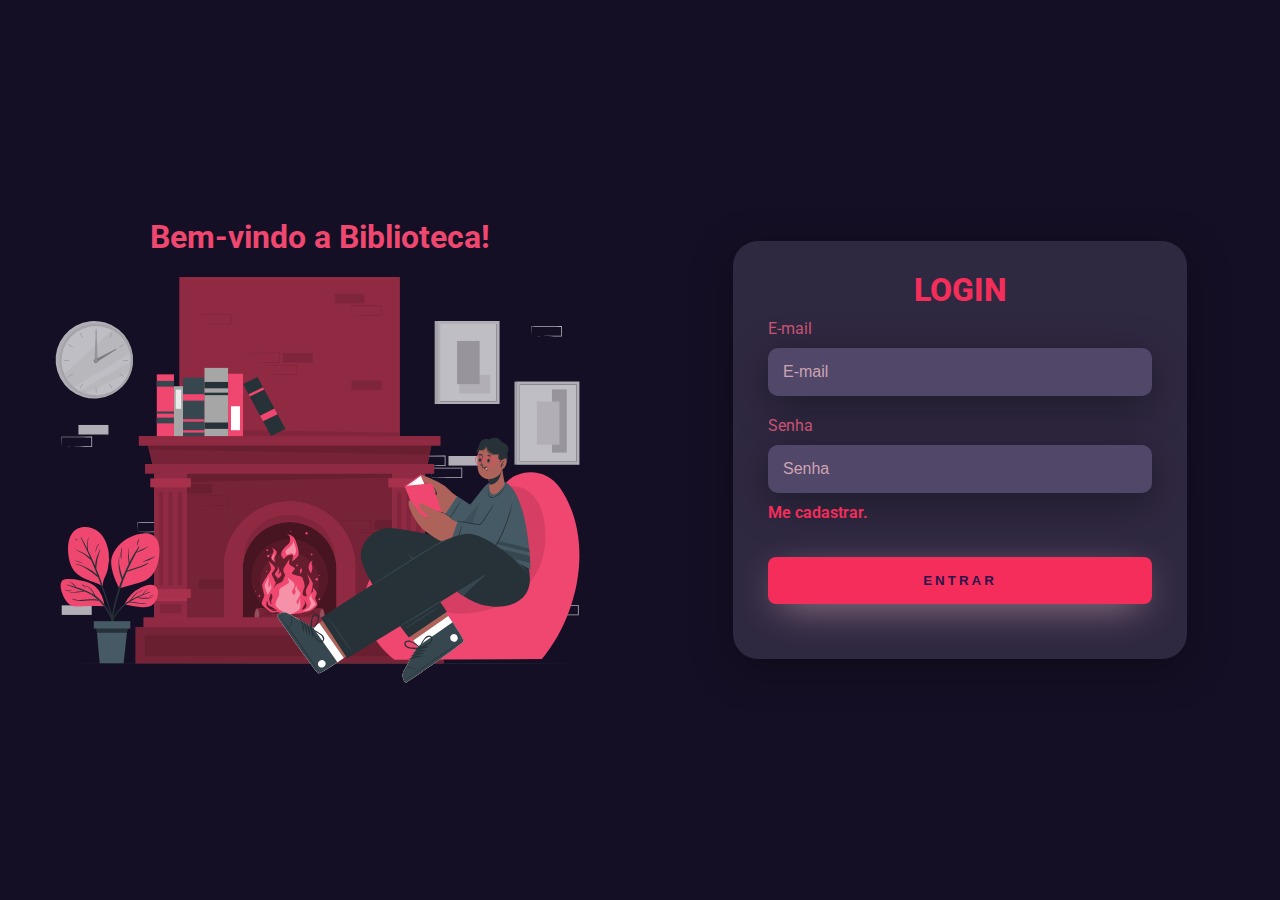
<file: index.html>
<!DOCTYPE html>
<html lang="en">
<head>
    <meta charset="UTF-8">
    <meta http-equiv="X-UA-Compatible" content="IE=edge">
    <meta name="viewport" content="width=device-width, initial-scale=1.0">
    <title>Login</title>
    <link rel="stylesheet" href="./styles/style.css">
    
</head>
<body>
    <div class="login">
       <div class="left">
        <h1>
            Bem-vindo a Biblioteca! 
        </h1>
        <img src="./images/fireplace-animate.svg" alt="fireplace-animate">
       </div>

       <div class="right">
        <div class="card">
            <h1>LOGIN</h1>
            <div class="textfield">
                <label for="email">E-mail</label>
                <input type="text" name="email" placeholder="E-mail">
            </div>
            <div class="textfield">
                <label for="senha">Senha</label>
                <input type="password" name="senha" placeholder="Senha">
                <a href="./cadastrar.html">Me cadastrar.</a>
            </div>
            <button onclick="window.location.href='home.html'" class="btn-login">Entrar</button>
        </div>
       </div>
    </div>
    

    <script src="./code/script.js"></script>
</body>
</html>
</file>
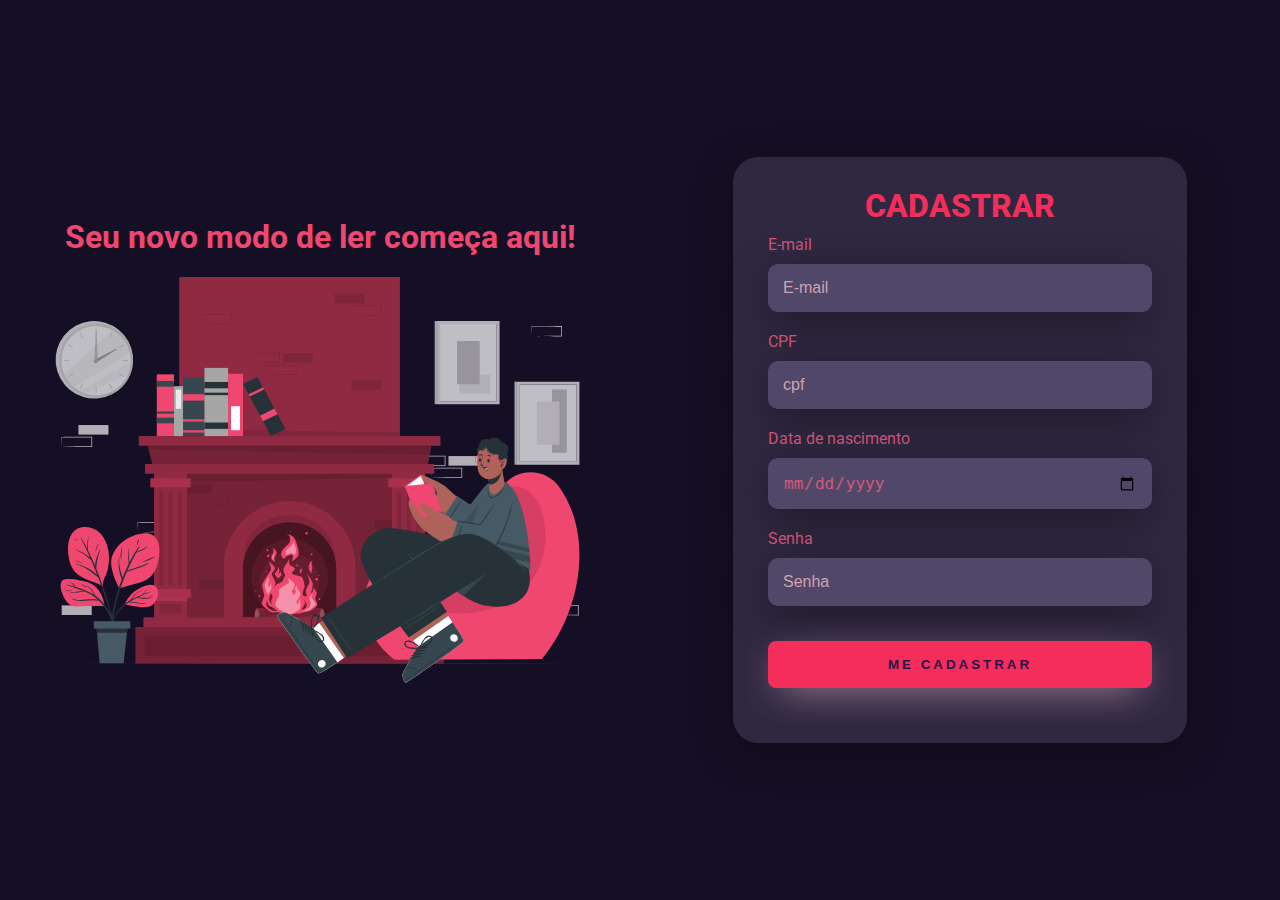
<file: cadastrar.html>
<!DOCTYPE html>
<html lang="en">
<head>
    <meta charset="UTF-8">
    <meta http-equiv="X-UA-Compatible" content="IE=edge">
    <meta name="viewport" content="width=device-width, initial-scale=1.0">
    <title>Cadastrar</title>
    <link rel="stylesheet" href="./styles/style.css">
    
</head>
<body>
    <div class="login">
       <div class="left">
        <h1>
            Seu novo modo de ler começa aqui! 
        </h1>
        <img src="./images/fireplace-animate.svg" alt="fireplace-animate">
       </div>

       <div class="right">
        <div class="card">
            <h1>CADASTRAR</h1>
            <div class="textfield">
                <label for="email">E-mail</label>
                <input type="text" name="email" placeholder="E-mail">
            </div>
            <div class="textfield">
                <label for="cpf">CPF</label>
                <input oninput="mascara(this)" maxlength="11" id="cpf" type="text" name="cpf" placeholder="cpf">
            </div>
            <div class="textfield">
                <label for="email">Data de nascimento</label>
                <input type="date" name="nascimento" placeholder="Ex.: 01/09/1998">
            </div>
            <div class="textfield">
                <label for="senha">Senha</label>
                <input type="password" name="senha" placeholder="Senha">
            </div>
            <button onclick="window.location.href='home.html'" class="btn-login">Me cadastrar</button>
        </div>
       </div>
    </div>
    

    <script src="./code/script.js"></script>
</body>
</html>
</file>
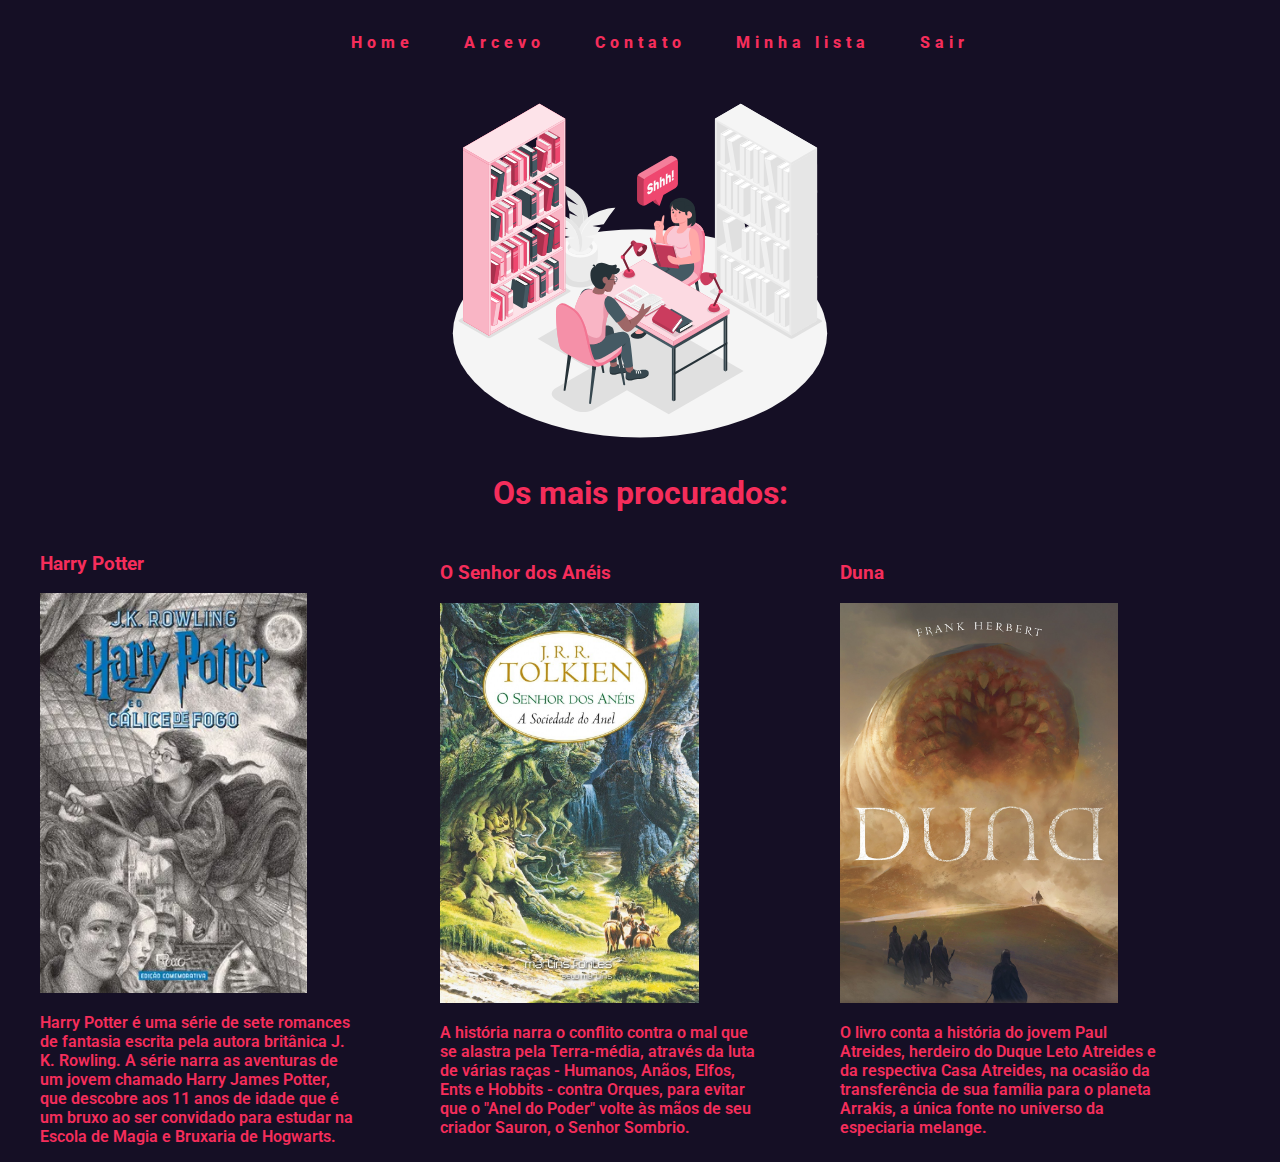
<file: home.html>
<!DOCTYPE html>
<html lang="en">
<head>
    <meta charset="UTF-8">
    <meta http-equiv="X-UA-Compatible" content="IE=edge">
    <meta name="viewport" content="width=], initial-scale=1.0">
    <title>Home</title>
    <link rel="stylesheet" href="./styles/home.css">
</head>
<body>
    <div class="home">
       <div>
        <nav class="menu">
            <ul>
                <li><a href="#">Home</a></li>
                <li><a href="#">Arcevo</a></li>
                <li><a href="#">Contato</a></li>
                <li><a href="#">Minha lista</a></li>
                <li><a href="#">Sair</a></li>
            </ul>
        </nav>
       </div>
       <img src="./images/home.svg" alt="">

       <div>
           <h1>Os mais procurados: </h1>
       </div>

       <div class="lista-procurados">
            <div>
            <h3>Harry Potter</h3>
            <img src="./images/hp.webp" alt="">
            <p>Harry Potter é uma série de sete romances de fantasia escrita pela autora britânica J. K. Rowling. A série narra as aventuras de um jovem chamado Harry James Potter, que descobre aos 11 anos de idade que é um bruxo ao ser convidado para estudar na Escola de Magia e Bruxaria de Hogwarts.</p>
           </div>

           <div>
            <h3>O Senhor dos Anéis</h3>
            <img src="./images/senhor-dos-aneis.jpg" alt="">
            <p>
                A história narra o conflito contra o mal que se alastra pela Terra-média, através da luta de várias raças - Humanos, Anãos, Elfos, Ents e Hobbits - contra Orques, para evitar que o "Anel do Poder" volte às mãos de seu criador Sauron, o Senhor Sombrio.</p>
           </div>

           <div>
            <h3>Duna</h3>
            <img src="./images/duna.jpg" alt="">
            <p>
                O livro conta a história do jovem Paul Atreides, herdeiro do Duque Leto Atreides e da respectiva Casa Atreides, na ocasião da transferência de sua família para o planeta Arrakis, a única fonte no universo da especiaria melange.</p>
           </div>
       </div>
       
    </div>
    
</body>
</html>
</file>
<file: styles/style.css>
@import url('https://fonts.googleapis.com/css2?family=Roboto:wght@100&display=swap');

body {
    margin: 0;
    font-family: 'Roboto', sans-serif;
}

.login {
    width: 100vw;
    height: 100vh;
    background: #150f25;
    display: flex;
    justify-content: center;
    align-items: center;
}

.left {
    width: 50vw;
    height: 50vh;
    display: flex;
    justify-content: center;
    align-items: center;
    flex-direction: column;
}

.left > h1 {
    color: rgb(239, 71, 111);
}

.right {
    width: 50vw;
    height: 50vh;
    display: flex;
    justify-content: center;
    align-items: center;
}

.card {
    width: 60%;
    display: flex;
    justify-content: center;
    align-items: center;
    flex-direction: column;
    padding: 30px 35px;
    background: #2f2841;
    border-radius: 25px;
    box-shadow: 0px 10px 40px #00000056;
}

.card > h1 {
    color: #f52d5b;
    font-weight: 800;
    margin: 0;
}

.textfield {
    width: 100%;
    display: flex;
    flex-direction: column;
    align-items: flex-start;
    justify-content: center;
    margin: 10px 0px;
}

.textfield > input {
    width: 100%;
    border: none;
    border-radius: 10px;
    padding: 15px;
    background: #514869;
    color: #eb5e7fda;
    font-size: 12pt;
    box-shadow: 0px 10px 40px #00000056;
    outline: none;
    box-sizing: border-box;
}

.textfield > label {
    color: #eb5e7fda;
    margin-bottom: 10px;
}

.textfield > input::placeholder {
    color: #e6b6c1da;
}

.textfield > a {
    color: #f52d5b;
    text-decoration: none;
    margin: 10px 0px 0px 0px;
    font-weight: 600;
}

.btn-login {
    width: 100%;
    padding: 16px 0px;
    margin: 25px;
    border: none;
    border-radius: 8px;
    outline: none;
    text-transform: uppercase;
    font-weight: 800;
    letter-spacing: 3px;
    color: #2b134b;
    background: #f52d5b;
    cursor: pointer;
    box-shadow: 0px 10px 40px -12px #e6b6c1da;
}
</file>
<file: styles/home.css>
@import url('https://fonts.googleapis.com/css2?family=Roboto:wght@100&display=swap');

body {
    margin: 0;
    font-family: 'Roboto', sans-serif;
    width: 100%;
    height: 100%;
}

.home {
    width: 100%;
    height: 100%;
    background: #150f25;
    display: flex;
    flex-direction: column;
    align-items: center;

}

.home > img {
    width: 30%;
}

.home > div > h1 {
    color: #f52d5b;
}

.lista-procurados {
    color: #f52d5b;
    display: grid;
    grid-template-columns: 400px 400px 400px;
    justify-content: space-between;
    align-items: center;
}

.lista-procurados > div > p {
    width: 80%;
    font-weight: 600;
}

.lista-procurados > div > img {
    height: 400px;
}

.menu {
    padding:0px;
	margin:0px;
	background-color:#2f2841;
	list-style:none;
    justify-content: center;
    align-items: center;
}

.menu > ul > li {
    padding: 2px 10px;
    position: relative;
    float: left;
    list-style: none;
}

.menu > ul > li > a {
    color: #f52d5b;
    text-decoration: none;
    font-weight: 800;
    letter-spacing: 5px;
    display: flex;
    justify-content: space-between;
    padding: 15px;
}

.menu > ul > li > a:hover{
    background-color: #f52d5b;
	color: #150f25;
}
</file>
